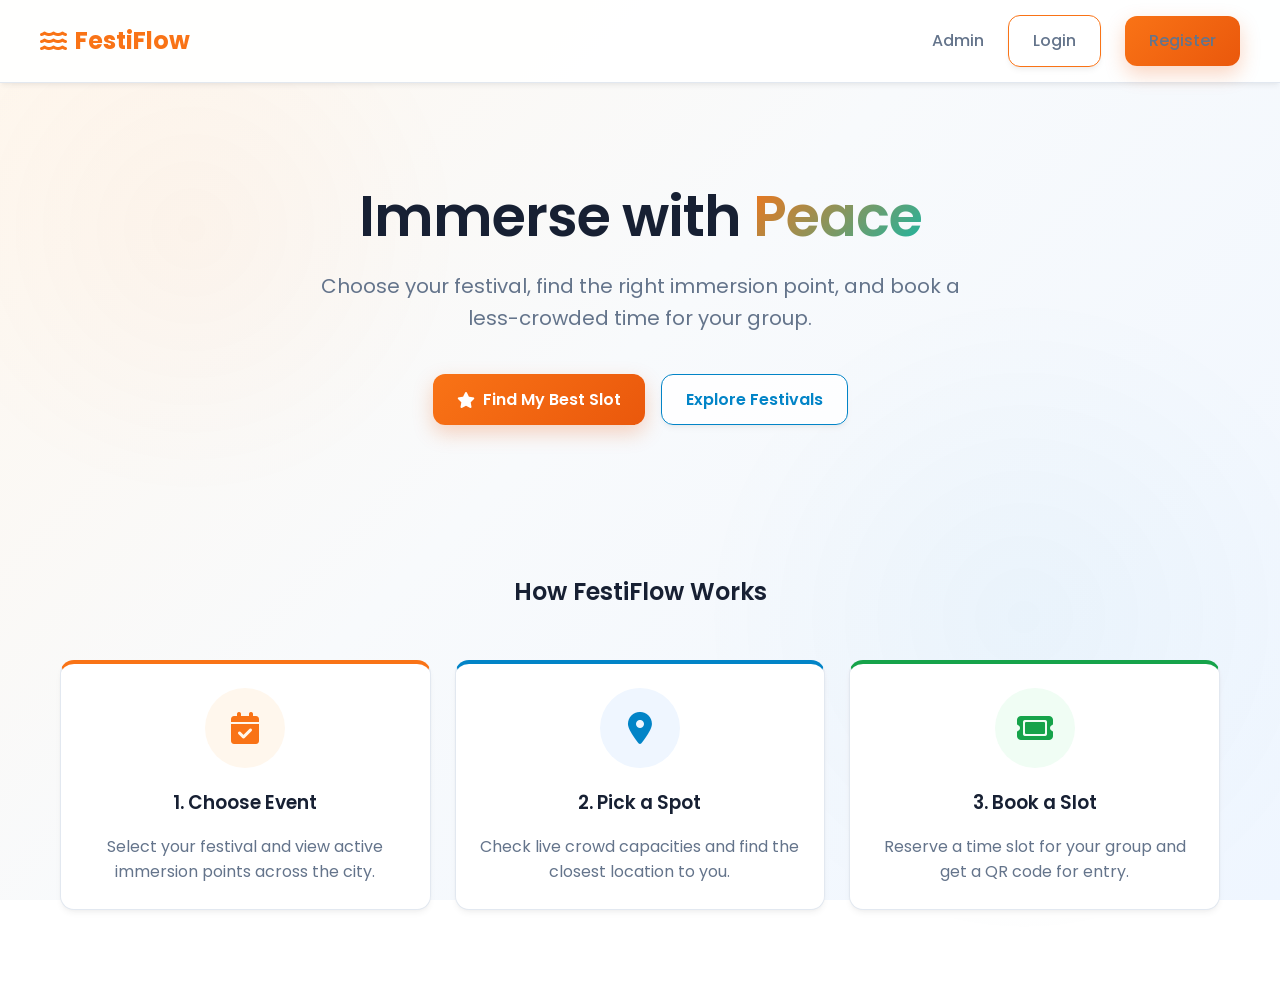
<file: index.html>
<!DOCTYPE html>
<html lang="en">
<head>
    <meta charset="UTF-8">
    <meta name="viewport" content="width=device-width, initial-scale=1.0">
    <title>FestiFlow - Modern Festival Booking</title>
    <link rel="stylesheet" href="css/style.css">
</head>
<body class="fade-in">
    <header class="header">
        <div class="container nav">
            <div class="nav-logo"><i class="fa-solid fa-water"></i> FestiFlow</div>
            <div class="nav-links">
                <a href="admin/dashboard.html">Admin</a>
                <a href="login.html" class="btn btn-outline">Login</a>
                <a href="register.html" class="btn btn-primary">Register</a>
            </div>
        </div>
    </header>

    <section class="hero">
        <div class="container">
            <h1>Immerse with <span>Peace</span></h1>
            <p>Choose your festival, find the right immersion point, and book a less-crowded time for your group.</p>
            <div class="flex flex-center gap-1 mt-2" style="justify-content: center;">
                <a href="login.html" class="btn btn-primary"><i class="fa-solid fa-star"></i> Find My Best Slot</a>
                <a href="dashboard.html" class="btn btn-secondary">Explore Festivals</a>
            </div>
        </div>
    </section>

    <section class="container mt-3 mb-3">
        <h2 class="text-center mb-3">How FestiFlow Works</h2>
        <div class="grid">
            <div class="card text-center" style="border-top: 4px solid var(--primary);">
                <div style="background: #fff7ed; width: 80px; height: 80px; border-radius: 50%; display: flex; align-items: center; justify-content: center; margin: 0 auto 20px;">
                    <i class="fa-solid fa-calendar-check fa-2x" style="color: var(--primary);"></i>
                </div>
                <h3>1. Choose Event</h3>
                <p class="mt-1">Select your festival and view active immersion points across the city.</p>
            </div>
            <div class="card text-center" style="border-top: 4px solid var(--secondary);">
                <div style="background: #eff6ff; width: 80px; height: 80px; border-radius: 50%; display: flex; align-items: center; justify-content: center; margin: 0 auto 20px;">
                    <i class="fa-solid fa-location-dot fa-2x" style="color: var(--secondary);"></i>
                </div>
                <h3>2. Pick a Spot</h3>
                <p class="mt-1">Check live crowd capacities and find the closest location to you.</p>
            </div>
            <div class="card text-center" style="border-top: 4px solid var(--success);">
                <div style="background: #f0fdf4; width: 80px; height: 80px; border-radius: 50%; display: flex; align-items: center; justify-content: center; margin: 0 auto 20px;">
                    <i class="fa-solid fa-ticket fa-2x" style="color: var(--success);"></i>
                </div>
                <h3>3. Book a Slot</h3>
                <p class="mt-1">Reserve a time slot for your group and get a QR code for entry.</p>
            </div>
        </div>
    </section>
</body>
</html>
</file>
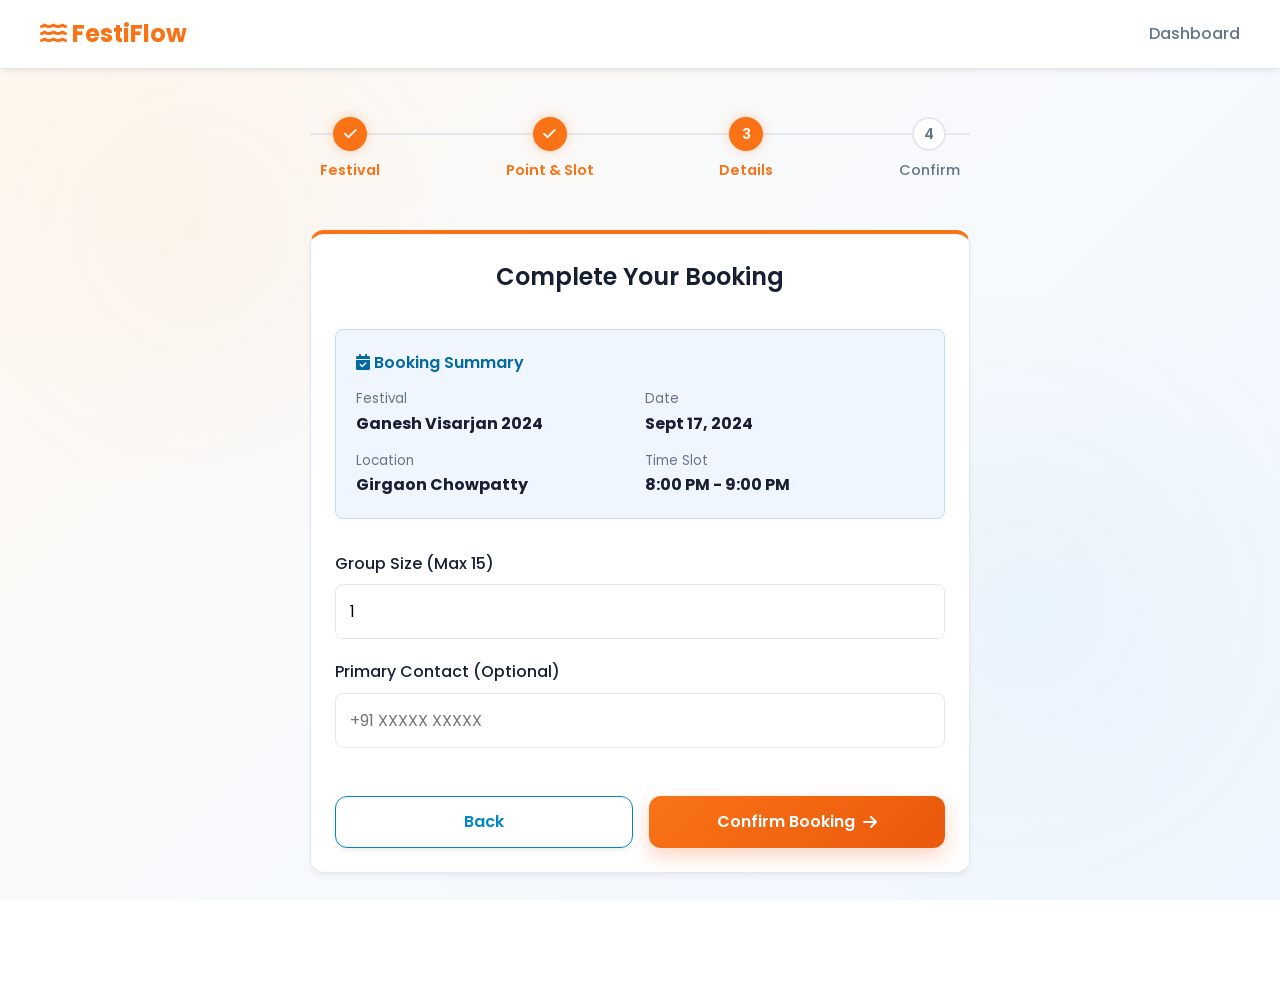
<file: booking.html>
<!DOCTYPE html>
<html lang="en">
<head>
    <meta charset="UTF-8">
    <meta name="viewport" content="width=device-width, initial-scale=1.0">
    <title>Confirm Booking - FestiFlow</title>
    <link rel="stylesheet" href="css/style.css">
</head>
<body class="fade-in">
    <header class="header">
        <div class="container nav">
            <div class="nav-logo"><a href="dashboard.html"><i class="fa-solid fa-water"></i> FestiFlow</a></div>
            <div class="nav-links">
                <a href="dashboard.html">Dashboard</a>
            </div>
        </div>
    </header>

    <div class="container mt-3 mb-3" style="max-width: 700px;">
        
        <!-- Booking Stepper -->
        <div class="stepper mb-3">
            <div class="step active">
                <div class="step-circle"><i class="fa-solid fa-check"></i></div>
                <span>Festival</span>
            </div>
            <div class="step active">
                <div class="step-circle"><i class="fa-solid fa-check"></i></div>
                <span>Point & Slot</span>
            </div>
            <div class="step active">
                <div class="step-circle">3</div>
                <span>Details</span>
            </div>
            <div class="step">
                <div class="step-circle">4</div>
                <span>Confirm</span>
            </div>
        </div>

        <div class="card" style="border-top: 4px solid var(--primary);">
            <h2 class="mb-2 text-center">Complete Your Booking</h2>
            
            <div class="mb-2" style="background: var(--bg-blue); padding: 20px; border-radius: var(--radius-sm); border: 1px solid #bfdbfe;">
                <h4 style="color: var(--secondary-dark); margin-bottom: 10px;"><i class="fa-solid fa-calendar-check"></i> Booking Summary</h4>
                <div style="display: grid; grid-template-columns: 1fr 1fr; gap: 10px;">
                    <div><small style="color: var(--text-secondary);">Festival</small><br><strong>Ganesh Visarjan 2024</strong></div>
                    <div><small style="color: var(--text-secondary);">Date</small><br><strong>Sept 17, 2024</strong></div>
                    <div><small style="color: var(--text-secondary);">Location</small><br><strong id="b-location"><i class="fa-solid fa-circle-notch fa-spin"></i></strong></div>
                    <div><small style="color: var(--text-secondary);">Time Slot</small><br><strong id="b-time"><i class="fa-solid fa-circle-notch fa-spin"></i></strong></div>
                </div>
            </div>
            
            <form id="booking-form">
                <div class="form-group">
                    <label>Group Size (Max 15)</label>
                    <input type="number" id="groupSize" class="form-control" min="1" max="15" required value="1">
                </div>
                <div class="form-group">
                    <label>Primary Contact (Optional)</label>
                    <input type="text" class="form-control" placeholder="+91 XXXXX XXXXX">
                </div>
                <div class="mt-3 flex gap-1">
                    <a href="points.html" class="btn btn-secondary btn-block">Back</a>
                    <button type="submit" class="btn btn-primary btn-block">Confirm Booking <i class="fa-solid fa-arrow-right"></i></button>
                </div>
            </form>
        </div>
    </div>

    <script src="js/api.js"></script>
    <script>
        document.addEventListener("DOMContentLoaded", async () => {
            setTimeout(() => {
                document.getElementById('b-location').innerText = "Girgaon Chowpatty";
                document.getElementById('b-time').innerText = "8:00 PM - 9:00 PM";
            }, 300); // Simulate load
            
            document.getElementById('booking-form').addEventListener('submit', async (e) => {
                e.preventDefault();
                const groupSize = document.getElementById('groupSize').value;
                const btn = e.target.querySelector('button[type="submit"]');
                btn.innerHTML = '<i class="fa-solid fa-circle-notch fa-spin"></i> Processing...';
                
                const res = await api.bookSlot({ groupSize });
                window.location.href = `confirmation.html?id=${res.bookingId}`;
            });
        });
    </script>
</body>
</html>
</file>
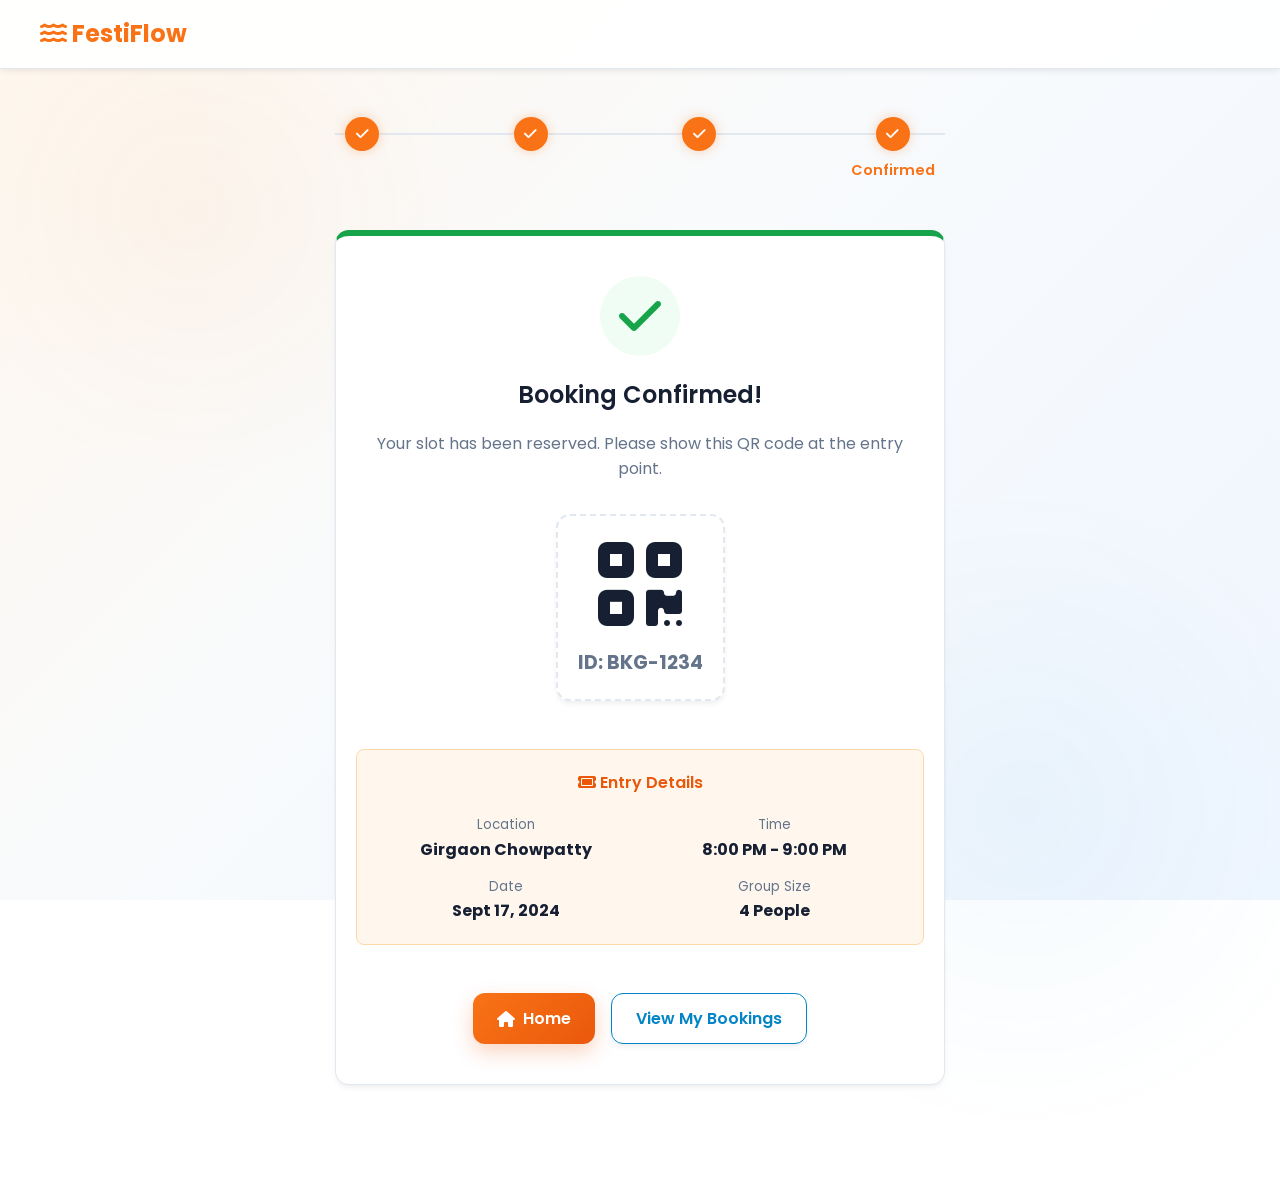
<file: confirmation.html>
<!DOCTYPE html>
<html lang="en">
<head>
    <meta charset="UTF-8">
    <meta name="viewport" content="width=device-width, initial-scale=1.0">
    <title>Booking Confirmed - FestiFlow</title>
    <link rel="stylesheet" href="css/style.css">
</head>
<body class="fade-in">
    <header class="header">
        <div class="container nav">
            <div class="nav-logo"><a href="dashboard.html"><i class="fa-solid fa-water"></i> FestiFlow</a></div>
        </div>
    </header>

    <div class="container mt-3 mb-3" style="max-width: 650px;">
        
        <!-- Booking Stepper -->
        <div class="stepper mb-3">
            <div class="step active"><div class="step-circle"><i class="fa-solid fa-check"></i></div></div>
            <div class="step active"><div class="step-circle"><i class="fa-solid fa-check"></i></div></div>
            <div class="step active"><div class="step-circle"><i class="fa-solid fa-check"></i></div></div>
            <div class="step active">
                <div class="step-circle"><i class="fa-solid fa-check"></i></div>
                <span>Confirmed</span>
            </div>
        </div>

        <div class="card text-center" style="border-top: 6px solid var(--success); padding: 40px 20px;">
            <div style="width: 80px; height: 80px; background: #f0fdf4; border-radius: 50%; display: flex; align-items: center; justify-content: center; margin: 0 auto 20px;">
                <i class="fa-solid fa-check fa-3x" style="color: var(--success);"></i>
            </div>
            <h2 class="mb-1">Booking Confirmed!</h2>
            <p class="mb-2">Your slot has been reserved. Please show this QR code at the entry point.</p>
            
            <div class="mb-3" style="background: var(--surface); padding: 20px; border-radius: var(--radius-md); display:inline-block; border: 2px dashed var(--border); box-shadow: var(--shadow-sm);">
                <i class="fa-solid fa-qrcode fa-6x" style="color: var(--text-primary);"></i>
                <p class="mt-1" style="font-size: 1.2rem;"><strong>ID: <span id="booking-id">BKG-XXXX</span></strong></p>
            </div>
            
            <div class="text-left mb-3" style="background: var(--bg-warm); padding: 20px; border-radius: var(--radius-sm); border: 1px solid #fed7aa;">
                <h4 class="mb-1" style="color: var(--primary-dark);"><i class="fa-solid fa-ticket"></i> Entry Details</h4>
                <div class="grid" style="grid-template-columns: 1fr 1fr; gap: 10px;">
                    <div><small style="color: var(--text-secondary);">Location</small><br><strong>Girgaon Chowpatty</strong></div>
                    <div><small style="color: var(--text-secondary);">Time</small><br><strong>8:00 PM - 9:00 PM</strong></div>
                    <div><small style="color: var(--text-secondary);">Date</small><br><strong>Sept 17, 2024</strong></div>
                    <div><small style="color: var(--text-secondary);">Group Size</small><br><strong>4 People</strong></div>
                </div>
            </div>
            
            <div class="flex gap-1 flex-center" style="justify-content: center;">
                <a href="dashboard.html" class="btn btn-primary"><i class="fa-solid fa-house"></i> Home</a>
                <a href="my-bookings.html" class="btn btn-secondary">View My Bookings</a>
            </div>
        </div>
    </div>

    <script>
        const urlParams = new URLSearchParams(window.location.search);
        const id = urlParams.get('id') || 'BKG-1234';
        document.getElementById('booking-id').innerText = id;
    </script>
</body>
</html>
</file>
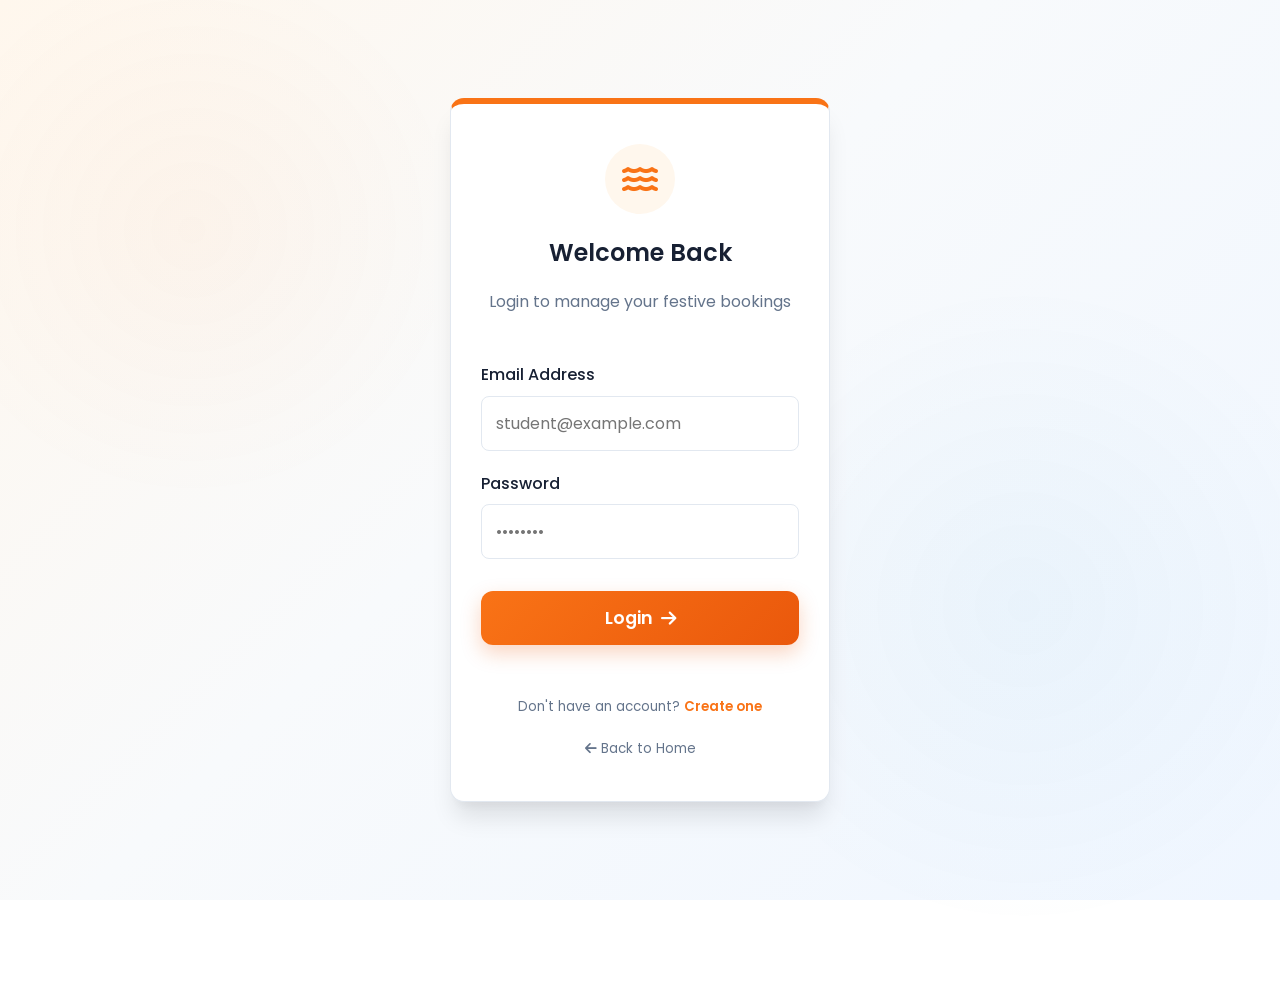
<file: dashboard.html>
<!DOCTYPE html>
<html lang="en">
<head>
    <meta charset="UTF-8">
    <meta name="viewport" content="width=device-width, initial-scale=1.0">
    <title>Dashboard - FestiFlow</title>
    <link rel="stylesheet" href="css/style.css">
</head>
<body class="fade-in">
    <header class="header">
        <div class="container nav">
            <div class="nav-logo"><a href="dashboard.html"><i class="fa-solid fa-water"></i> FestiFlow</a></div>
            <div class="nav-links">
                <a href="dashboard.html" style="color: var(--primary); font-weight: 600;">Dashboard</a>
                <a href="my-bookings.html">My Bookings</a>
                <a href="index.html" class="btn btn-outline">Logout</a>
            </div>
        </div>
    </header>

    <div class="container dashboard-layout">
        <main>
            <h2 id="welcomeMsg" class="mb-1">Welcome back, Student!</h2>
            <p class="mb-2">Manage your festival bookings and explore upcoming events.</p>
            
            <div class="card smart-card mb-3">
                <div class="flex flex-between align-center">
                    <div>
                        <h3 class="smart-card-header"><i class="fa-solid fa-wand-magic-sparkles"></i> Smart Slot Selection</h3>
                        <p class="mt-1" style="color: var(--text-primary);">Let FestiFlow find a suitable low-crowd slot for you.</p>
                    </div>
                    <a href="points.html?smart=true" class="btn btn-primary" style="position: relative; z-index: 1;">Find Best Slot</a>
                </div>
            </div>
            
            <h3 class="mb-2">Featured Festivals</h3>
            <div class="grid" id="festivals-container">
                <!-- Data loaded via dashboard.js -->
            </div>
        </main>
        
        <aside>
            <h3 class="mb-2">Live Crowd Alerts</h3>
            
            <div class="alert alert-info">
                <div class="alert-icon"><i class="fa-solid fa-circle-info"></i></div>
                <div class="alert-content">
                    <h4>INFO</h4>
                    <p>More slots are available at Dadar between 7–9 PM.</p>
                </div>
            </div>

            <div class="alert alert-warning">
                <div class="alert-icon"><i class="fa-solid fa-triangle-exclamation"></i></div>
                <div class="alert-content">
                    <h4>MODERATE</h4>
                    <p>Moderate capacity at Juhu Beach currently.</p>
                </div>
            </div>
            
            <div class="alert alert-danger">
                <div class="alert-icon"><i class="fa-solid fa-circle-exclamation"></i></div>
                <div class="alert-content">
                    <h4>HIGH CROWD</h4>
                    <p>High occupancy expected at Girgaon after 8 PM.</p>
                </div>
            </div>
        </aside>
    </div>

    <script src="js/api.js"></script>
    <script src="js/dashboard.js"></script>
</body>
</html>
</file>
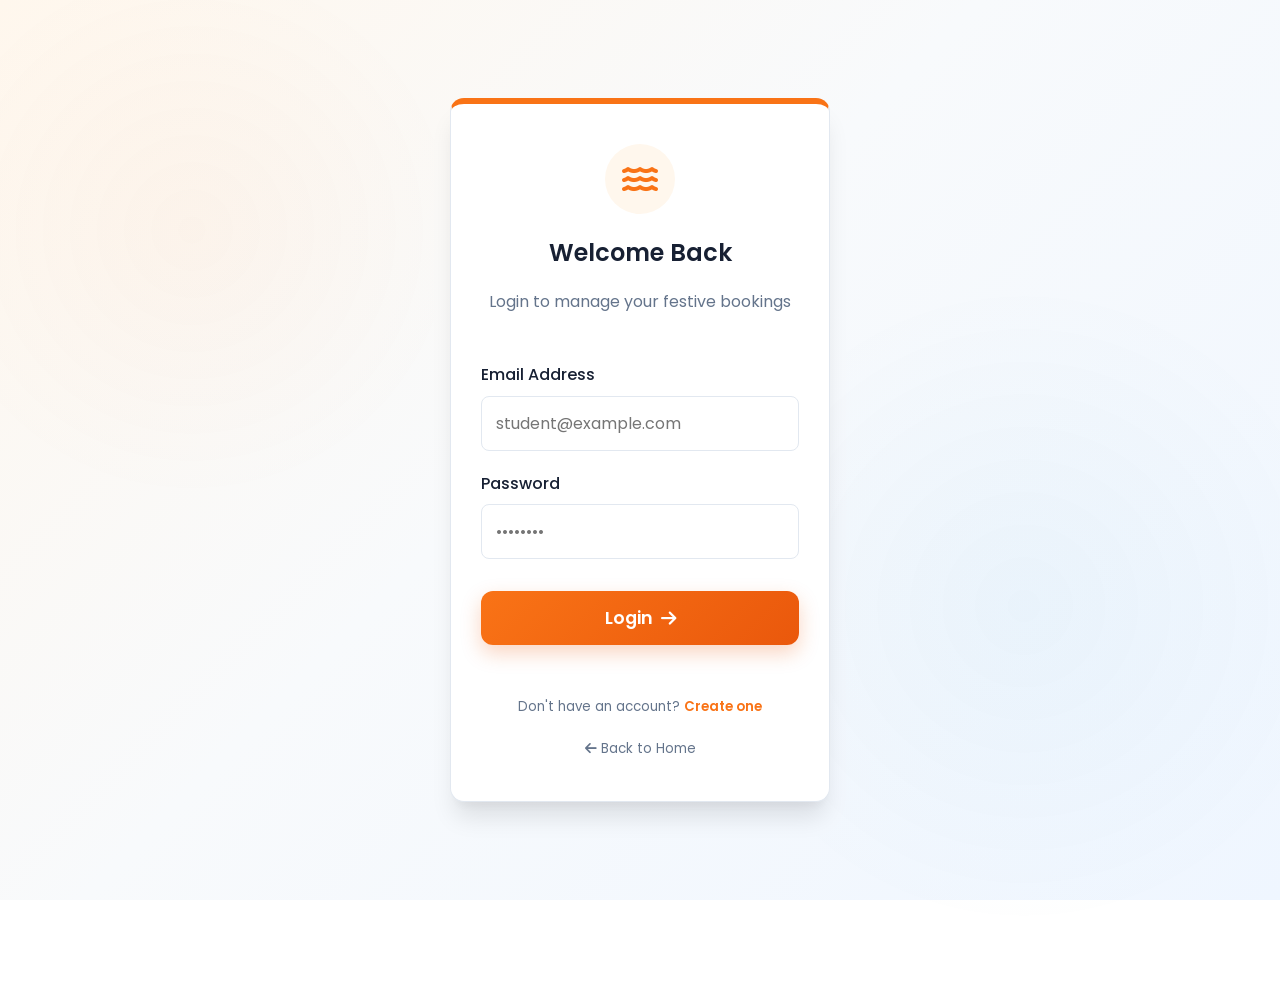
<file: login.html>
<!DOCTYPE html>
<html lang="en">
<head>
    <meta charset="UTF-8">
    <meta name="viewport" content="width=device-width, initial-scale=1.0">
    <title>Login - FestiFlow</title>
    <link rel="stylesheet" href="css/style.css">
</head>
<body class="fade-in" style="display: flex; align-items: center; justify-content: center; min-height: 100vh;">
    
    <div class="container" style="width: 100%; max-width: 420px;">
        <div class="card text-center" style="padding: 40px 30px; border-top: 6px solid var(--primary); box-shadow: var(--shadow-lg);">
            <div style="width: 70px; height: 70px; background: var(--bg-warm); border-radius: 50%; display: flex; align-items: center; justify-content: center; margin: 0 auto 20px;">
                <i class="fa-solid fa-water fa-2x" style="color: var(--primary);"></i>
            </div>
            <h2 class="mb-1">Welcome Back</h2>
            <p class="mb-3" style="color: var(--text-secondary);">Login to manage your festive bookings</p>
            
            <form id="loginForm">
                <div class="form-group">
                    <label>Email Address</label>
                    <input type="email" id="loginEmail" class="form-control" placeholder="student@example.com" required>
                </div>
                <div class="form-group">
                    <label>Password</label>
                    <input type="password" id="loginPassword" class="form-control" placeholder="••••••••" required>
                </div>
                <div id="loginError" style="color: var(--danger); font-size: 0.9rem; display: none; text-align: left; margin-top: 5px; font-weight: 500;">Invalid email or password.</div>
                <button type="submit" class="btn btn-primary btn-block mt-2" style="font-size: 1.1rem; padding: 14px;">Login <i class="fa-solid fa-arrow-right"></i></button>
            </form>
            
            <p class="mt-3"><small>Don't have an account? <a href="register.html" style="color: var(--primary); font-weight:600;">Create one</a></small></p>
            <p class="mt-1"><small><a href="index.html" style="color: var(--text-secondary);"><i class="fa-solid fa-arrow-left"></i> Back to Home</a></small></p>
        </div>
    </div>

    <script>
        // Clear session if they hit the login page (Acts as a clean logout)
        localStorage.removeItem('festiflow_currentUser');

        document.getElementById('loginForm').addEventListener('submit', function(e) {
            e.preventDefault();
            const email = document.getElementById('loginEmail').value;
            const pass = document.getElementById('loginPassword').value;
            const users = JSON.parse(localStorage.getItem('festiflow_users') || '{}');

            if (users[email] && users[email].password === pass) {
                // Successful login
                localStorage.setItem('festiflow_currentUser', JSON.stringify({ email: email, name: users[email].name }));
                window.location.href = 'dashboard.html';
            } else {
                // Fallback for prototype testing: if no users are registered at all, allow anyone to log in
                if(Object.keys(users).length === 0) {
                    const defaultName = email.split('@')[0];
                    localStorage.setItem('festiflow_currentUser', JSON.stringify({ email: email, name: defaultName }));
                    window.location.href = 'dashboard.html';
                } else {
                    // Show error
                    document.getElementById('loginError').style.display = 'block';
                }
            }
        });
    </script>
</body>
</html>
</file>
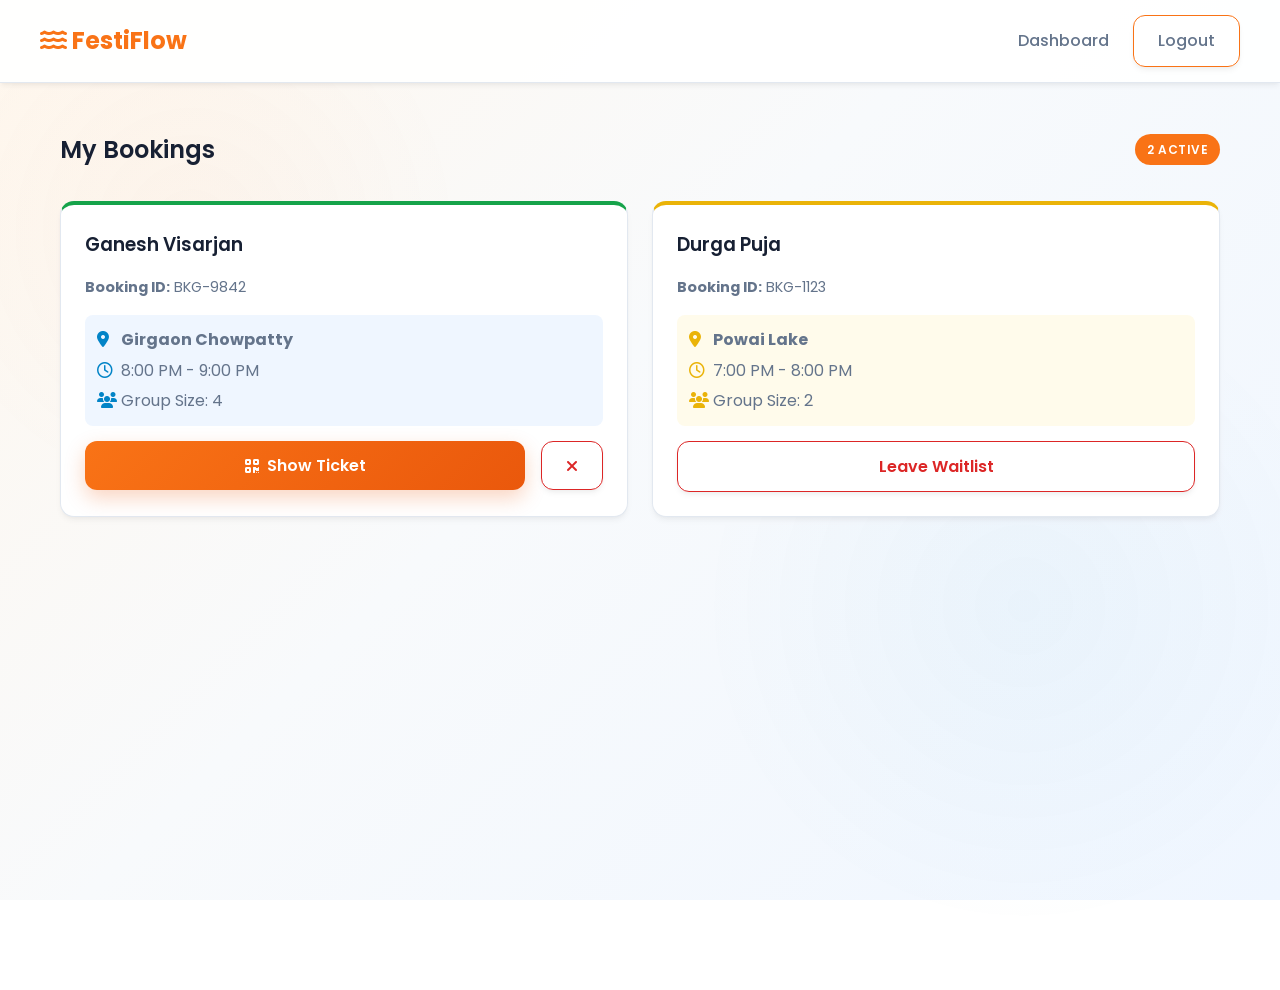
<file: my-bookings.html>
<!DOCTYPE html>
<html lang="en">
<head>
    <meta charset="UTF-8">
    <meta name="viewport" content="width=device-width, initial-scale=1.0">
    <title>My Bookings - FestiFlow</title>
    <link rel="stylesheet" href="css/style.css">
</head>
<body class="fade-in">
    <header class="header">
        <div class="container nav">
            <div class="nav-logo"><a href="dashboard.html"><i class="fa-solid fa-water"></i> FestiFlow</a></div>
            <div class="nav-links">
                <a href="dashboard.html">Dashboard</a>
                <a href="index.html" class="btn btn-outline">Logout</a>
            </div>
        </div>
    </header>

    <div class="container mt-3 mb-3">
        <div class="flex flex-between align-center mb-2">
            <h2>My Bookings</h2>
            <span class="badge badge-primary">2 Active</span>
        </div>
        
        <div class="grid">
            <!-- Mock Booking 1 -->
            <div class="card" style="border-top: 4px solid var(--success);">
                <div class="flex flex-between align-center mb-1">
                    <h3>Ganesh Visarjan</h3>
                    <span class="badge badge-success"><i class="fa-solid fa-check"></i> Confirmed</span>
                </div>
                <p class="mb-1" style="font-size:0.9rem; color:var(--text-secondary);"><strong>Booking ID:</strong> BKG-9842</p>
                
                <div style="background: var(--bg-blue); padding: 12px; border-radius: var(--radius-sm); margin-bottom: 15px;">
                    <p style="margin-bottom: 5px;"><i class="fa-solid fa-location-dot" style="color:var(--secondary); width:20px;"></i> <strong>Girgaon Chowpatty</strong></p>
                    <p style="margin-bottom: 5px;"><i class="fa-regular fa-clock" style="color:var(--secondary); width:20px;"></i> 8:00 PM - 9:00 PM</p>
                    <p><i class="fa-solid fa-users" style="color:var(--secondary); width:20px;"></i> Group Size: 4</p>
                </div>

                <div class="flex gap-1">
                    <button class="btn btn-primary btn-block"><i class="fa-solid fa-qrcode"></i> Show Ticket</button>
                    <button class="btn btn-outline" style="border-color: var(--danger); color: var(--danger);"><i class="fa-solid fa-xmark"></i></button>
                </div>
            </div>

            <!-- Mock Booking 2 -->
            <div class="card" style="border-top: 4px solid var(--warning);">
                <div class="flex flex-between align-center mb-1">
                    <h3>Durga Puja</h3>
                    <span class="badge badge-warning"><i class="fa-solid fa-clock-rotate-left"></i> Waitlist</span>
                </div>
                <p class="mb-1" style="font-size:0.9rem; color:var(--text-secondary);"><strong>Booking ID:</strong> BKG-1123</p>
                
                <div style="background: #fffbeb; padding: 12px; border-radius: var(--radius-sm); margin-bottom: 15px;">
                    <p style="margin-bottom: 5px;"><i class="fa-solid fa-location-dot" style="color:var(--warning); width:20px;"></i> <strong>Powai Lake</strong></p>
                    <p style="margin-bottom: 5px;"><i class="fa-regular fa-clock" style="color:var(--warning); width:20px;"></i> 7:00 PM - 8:00 PM</p>
                    <p><i class="fa-solid fa-users" style="color:var(--warning); width:20px;"></i> Group Size: 2</p>
                </div>

                <button class="btn btn-outline btn-block" style="border-color: var(--danger); color: var(--danger);">Leave Waitlist</button>
            </div>
        </div>
    </div>
</body>
</html>
</file>
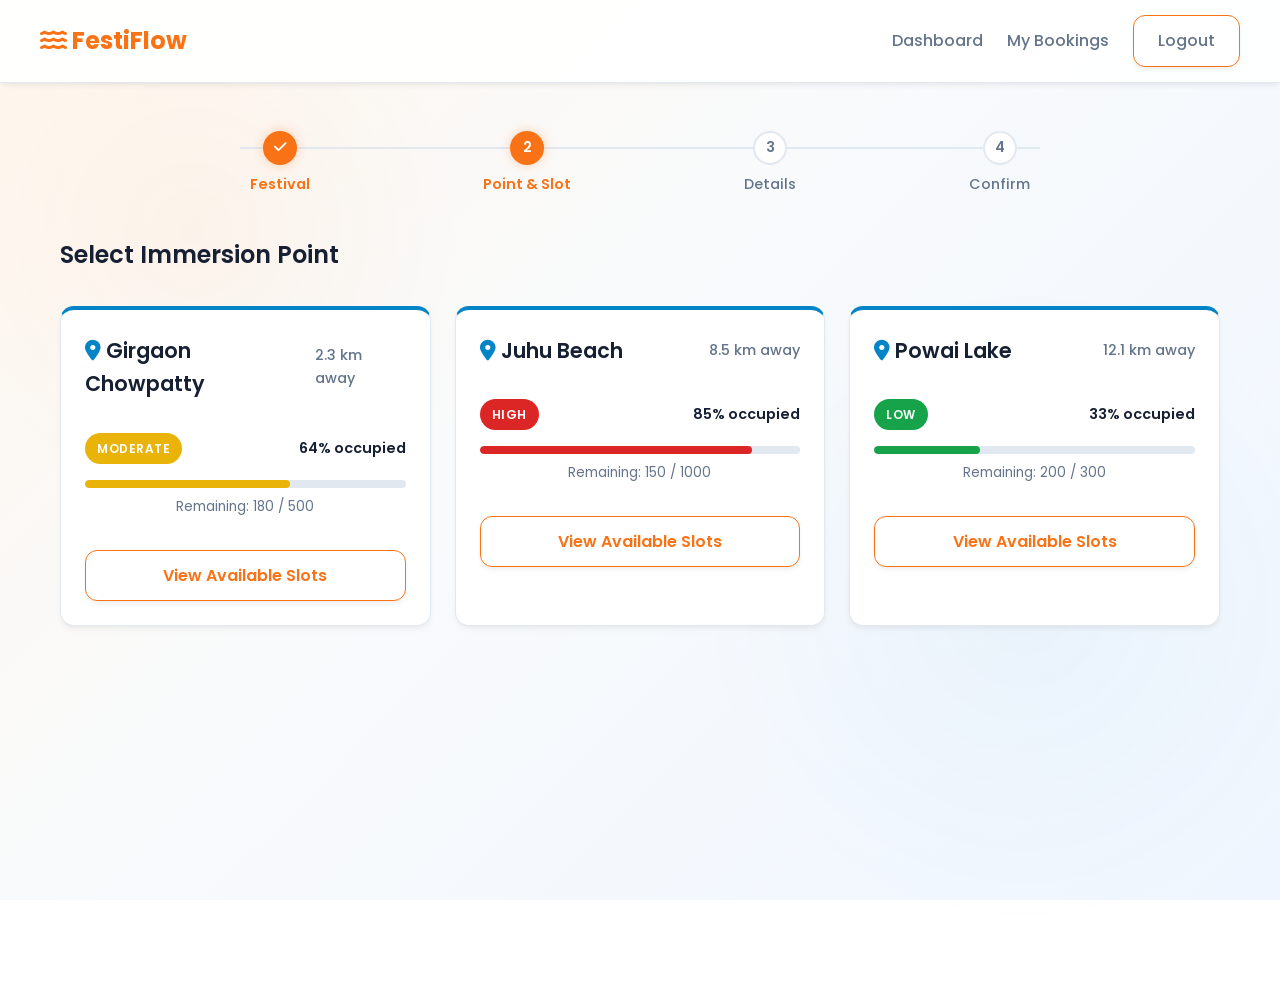
<file: points.html>
<!DOCTYPE html>
<html lang="en">
<head>
    <meta charset="UTF-8">
    <meta name="viewport" content="width=device-width, initial-scale=1.0">
    <title>Immersion Points - FestiFlow</title>
    <link rel="stylesheet" href="css/style.css">
</head>
<body class="fade-in">
    <header class="header">
        <div class="container nav">
            <div class="nav-logo"><a href="dashboard.html"><i class="fa-solid fa-water"></i> FestiFlow</a></div>
            <div class="nav-links">
                <a href="dashboard.html">Dashboard</a>
                <a href="my-bookings.html">My Bookings</a>
                <a href="index.html" class="btn btn-outline">Logout</a>
            </div>
        </div>
    </header>

    <div class="container mt-3 mb-3">
        <!-- Booking Stepper -->
        <div class="stepper" style="max-width: 800px; margin: 0 auto 40px;">
            <div class="step active">
                <div class="step-circle"><i class="fa-solid fa-check"></i></div>
                <span>Festival</span>
            </div>
            <div class="step active">
                <div class="step-circle">2</div>
                <span>Point & Slot</span>
            </div>
            <div class="step">
                <div class="step-circle">3</div>
                <span>Details</span>
            </div>
            <div class="step">
                <div class="step-circle">4</div>
                <span>Confirm</span>
            </div>
        </div>

        <h2 class="mb-2">Select Immersion Point</h2>
        
        <div id="smart-recommendation" class="mb-3" style="display:none; max-width: 800px; margin: 0 auto 30px;"></div>
        
        <div class="grid" id="points-container">
            <!-- Points loaded via points.js -->
        </div>
    </div>

    <script src="js/api.js"></script>
    <script src="js/points.js"></script>
</body>
</html>
</file>
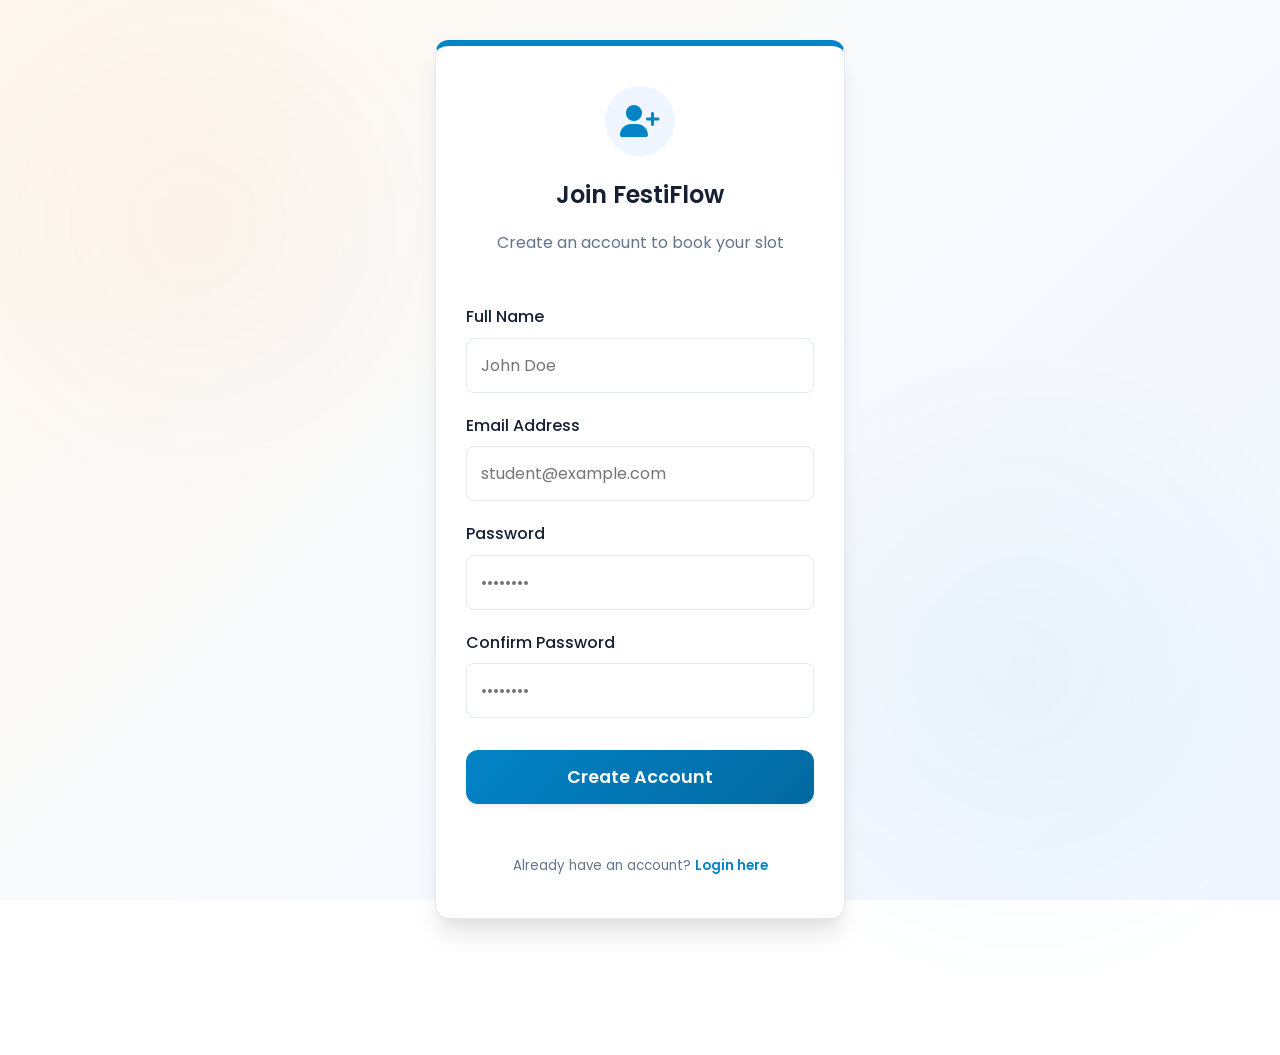
<file: register.html>
<!DOCTYPE html>
<html lang="en">
<head>
    <meta charset="UTF-8">
    <meta name="viewport" content="width=device-width, initial-scale=1.0">
    <title>Register - FestiFlow</title>
    <link rel="stylesheet" href="css/style.css">
</head>
<body class="fade-in" style="display: flex; align-items: center; justify-content: center; min-height: 100vh; padding: 40px 0;">
    
    <div class="container" style="width: 100%; max-width: 450px;">
        <div class="card text-center" style="padding: 40px 30px; border-top: 6px solid var(--secondary); box-shadow: var(--shadow-lg);">
            <div style="width: 70px; height: 70px; background: var(--bg-blue); border-radius: 50%; display: flex; align-items: center; justify-content: center; margin: 0 auto 20px;">
                <i class="fa-solid fa-user-plus fa-2x" style="color: var(--secondary);"></i>
            </div>
            <h2 class="mb-1">Join FestiFlow</h2>
            <p class="mb-3" style="color: var(--text-secondary);">Create an account to book your slot</p>
            
            <form id="registerForm">
                <div class="form-group">
                    <label>Full Name</label>
                    <input type="text" id="regName" class="form-control" placeholder="John Doe" required>
                </div>
                <div class="form-group">
                    <label>Email Address</label>
                    <input type="email" id="regEmail" class="form-control" placeholder="student@example.com" required>
                </div>
                <div class="form-group">
                    <label>Password</label>
                    <input type="password" id="regPassword" class="form-control" placeholder="••••••••" required>
                </div>
                <div class="form-group">
                    <label>Confirm Password</label>
                    <input type="password" class="form-control" placeholder="••••••••" required>
                </div>
                <button type="submit" class="btn btn-secondary btn-block mt-2" style="background: linear-gradient(135deg, var(--secondary), var(--secondary-dark)); color: white; border:none; padding: 14px; font-size: 1.1rem;">Create Account</button>
            </form>
            
            <p class="mt-3"><small>Already have an account? <a href="login.html" style="color: var(--secondary); font-weight:600;">Login here</a></small></p>
        </div>
    </div>

    <script>
        document.getElementById('registerForm').addEventListener('submit', function(e) {
            e.preventDefault();
            const name = document.getElementById('regName').value;
            const email = document.getElementById('regEmail').value;
            const password = document.getElementById('regPassword').value;
            
            // Save to local users "database"
            const users = JSON.parse(localStorage.getItem('festiflow_users') || '{}');
            users[email] = { name: name, password: password };
            localStorage.setItem('festiflow_users', JSON.stringify(users));
            
            // Auto-login after registration
            localStorage.setItem('festiflow_currentUser', JSON.stringify({ name: name, email: email }));
            
            // Go to dashboard
            window.location.href = 'dashboard.html';
        });
    </script>
</body>
</html>
</file>
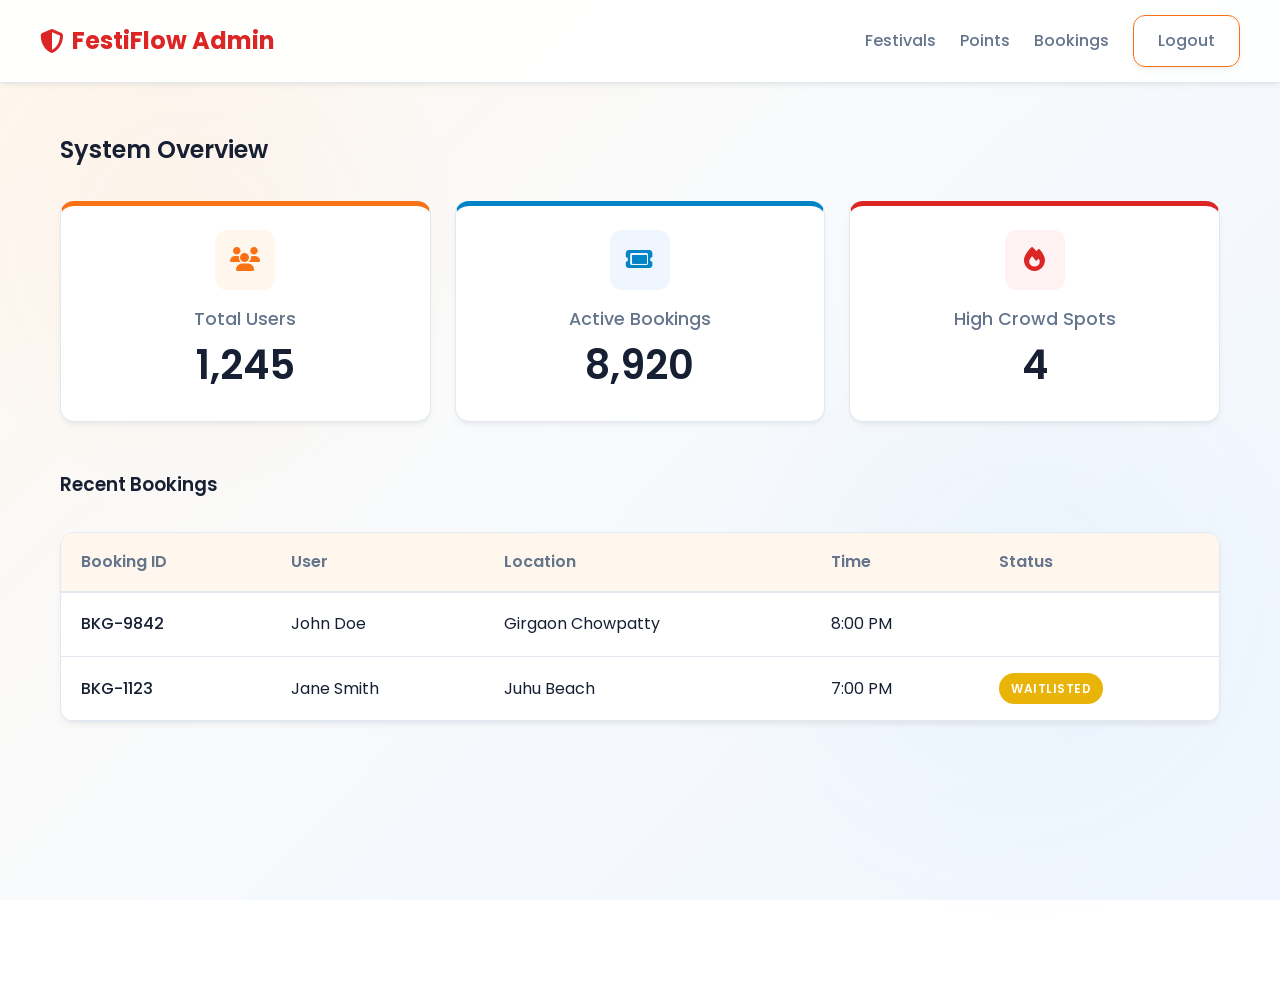
<file: admin/dashboard.html>
<!DOCTYPE html>
<html lang="en">
<head>
    <meta charset="UTF-8">
    <meta name="viewport" content="width=device-width, initial-scale=1.0">
    <title>Admin Dashboard - FestiFlow</title>
    <link rel="stylesheet" href="../css/style.css">
</head>
<body class="fade-in">
    <header class="header">
        <div class="container nav">
            <div class="nav-logo" style="color: var(--danger);"><i class="fa-solid fa-shield-halved"></i> FestiFlow Admin</div>
            <div class="nav-links">
                <a href="#">Festivals</a>
                <a href="#">Points</a>
                <a href="#">Bookings</a>
                <a href="../index.html" class="btn btn-outline">Logout</a>
            </div>
        </div>
    </header>

    <div class="container mt-3">
        <h2 class="mb-2">System Overview</h2>
        
        <div class="grid mb-3">
            <div class="card text-center" style="border-top: 5px solid var(--primary);">
                <div style="background: #fff7ed; width: 60px; height: 60px; border-radius: 12px; display: flex; align-items: center; justify-content: center; margin: 0 auto 15px;">
                    <i class="fa-solid fa-users fa-xl" style="color: var(--primary);"></i>
                </div>
                <h3 style="color: var(--text-secondary); font-size: 1.1rem; font-weight: 500;">Total Users</h3>
                <h1 style="font-size: 2.5rem; color: var(--text-primary);">1,245</h1>
            </div>
            
            <div class="card text-center" style="border-top: 5px solid var(--secondary);">
                <div style="background: #eff6ff; width: 60px; height: 60px; border-radius: 12px; display: flex; align-items: center; justify-content: center; margin: 0 auto 15px;">
                    <i class="fa-solid fa-ticket fa-xl" style="color: var(--secondary);"></i>
                </div>
                <h3 style="color: var(--text-secondary); font-size: 1.1rem; font-weight: 500;">Active Bookings</h3>
                <h1 style="font-size: 2.5rem; color: var(--text-primary);">8,920</h1>
            </div>
            
            <div class="card text-center" style="border-top: 5px solid var(--danger);">
                <div style="background: #fef2f2; width: 60px; height: 60px; border-radius: 12px; display: flex; align-items: center; justify-content: center; margin: 0 auto 15px;">
                    <i class="fa-solid fa-fire fa-xl" style="color: var(--danger);"></i>
                </div>
                <h3 style="color: var(--text-secondary); font-size: 1.1rem; font-weight: 500;">High Crowd Spots</h3>
                <h1 style="font-size: 2.5rem; color: var(--text-primary);">4</h1>
            </div>
        </div>

        <h3 class="mb-2">Recent Bookings</h3>
        <div class="card" style="overflow-x:auto; padding: 0;">
            <table style="width: 100%; text-align: left; border-collapse: collapse;">
                <tr style="background: var(--bg-warm); border-bottom: 2px solid var(--border);">
                    <th style="padding: 16px 20px; font-weight: 600; color: var(--text-secondary);">Booking ID</th>
                    <th style="padding: 16px 20px; font-weight: 600; color: var(--text-secondary);">User</th>
                    <th style="padding: 16px 20px; font-weight: 600; color: var(--text-secondary);">Location</th>
                    <th style="padding: 16px 20px; font-weight: 600; color: var(--text-secondary);">Time</th>
                    <th style="padding: 16px 20px; font-weight: 600; color: var(--text-secondary);">Status</th>
                </tr>
                <tr style="border-bottom: 1px solid var(--border); transition: var(--transition);">
                    <td style="padding: 16px 20px; font-weight: 500;">BKG-9842</td>
                    <td style="padding: 16px 20px;">John Doe</td>
                    <td style="padding: 16px 20px;">Girgaon Chowpatty</td>
                    <td style="padding: 16px 20px;">8:00 PM</td>
                    <td style="padding: 16px 20px;"><span class="badge badge-success">Confirmed</span></td>
                </tr>
                <tr style="border-bottom: 1px solid var(--border); transition: var(--transition);">
                    <td style="padding: 16px 20px; font-weight: 500;">BKG-1123</td>
                    <td style="padding: 16px 20px;">Jane Smith</td>
                    <td style="padding: 16px 20px;">Juhu Beach</td>
                    <td style="padding: 16px 20px;">7:00 PM</td>
                    <td style="padding: 16px 20px;"><span class="badge badge-moderate">Waitlisted</span></td>
                </tr>
            </table>
        </div>
    </div>
</body>
</html>
</file>
<file: css/style.css>
@import url('https://fonts.googleapis.com/css2?family=Poppins:wght@300;400;500;600;700&display=swap');
@import url('https://cdnjs.cloudflare.com/ajax/libs/font-awesome/6.4.0/css/all.min.css');

:root {
    /* Color System */
    --primary: #F97316;
    --primary-dark: #EA580C;
    --secondary: #0284C7;
    --secondary-dark: #0369A1;
    --accent: #14B8A6;
    --text-primary: #172033;
    --text-secondary: #64748B;
    --bg-warm: #FFF7ED;
    --bg-blue: #EFF6FF;
    --surface: #FFFFFF;
    --border: #E2E8F0;
    --success: #16A34A;
    --warning: #EAB308;
    --danger: #DC2626;

    /* Shadow & Radius System */
    --radius-sm: 8px;
    --radius-md: 14px;
    --radius-lg: 18px;
    --shadow-sm: 0 4px 6px -1px rgba(0, 0, 0, 0.05), 0 2px 4px -1px rgba(0, 0, 0, 0.03);
    --shadow-md: 0 10px 15px -3px rgba(0, 0, 0, 0.08), 0 4px 6px -2px rgba(0, 0, 0, 0.04);
    --shadow-lg: 0 20px 25px -5px rgba(0, 0, 0, 0.1), 0 10px 10px -5px rgba(0, 0, 0, 0.04);
    --shadow-primary: 0 8px 20px rgba(234, 88, 12, 0.25);
    
    --transition: 0.25s ease;
}

* { margin: 0; padding: 0; box-sizing: border-box; font-family: 'Poppins', sans-serif; }

/* Backgrounds & Base */
body {
    background: linear-gradient(135deg, var(--bg-warm) 0%, #F8FAFC 45%, var(--bg-blue) 100%);
    background-attachment: fixed;
    color: var(--text-primary);
    line-height: 1.6;
    position: relative;
    min-height: 100vh;
}

/* Festive Decorative Elements */
body::before {
    content: ''; position: fixed; top: -10%; left: -10%; width: 50vw; height: 50vw;
    background: radial-gradient(circle, rgba(249,115,22,0.04) 0%, transparent 60%);
    z-index: -1; border-radius: 50%; pointer-events: none;
}
body::after {
    content: ''; position: fixed; bottom: -10%; right: -10%; width: 60vw; height: 60vw;
    background: radial-gradient(circle, rgba(2,132,199,0.04) 0%, transparent 60%);
    z-index: -1; border-radius: 50%; pointer-events: none;
}

a { text-decoration: none; color: inherit; }

/* Typography */
h1, h2, h3, h4 { color: var(--text-primary); font-weight: 600; }
p { color: var(--text-secondary); }
.gradient-text { background: linear-gradient(135deg, var(--primary), var(--secondary)); -webkit-background-clip: text; -webkit-text-fill-color: transparent; }

/* Layout */
.container { max-width: 1200px; margin: 0 auto; padding: 0 20px; }
.header { background: rgba(255, 255, 255, 0.9); backdrop-filter: blur(8px); box-shadow: var(--shadow-sm); position: sticky; top: 0; z-index: 100; border-bottom: 1px solid var(--border); }
.nav { display: flex; justify-content: space-between; align-items: center; padding: 15px 0; }
.nav-logo { font-size: 1.5rem; font-weight: 700; color: var(--primary); display: flex; align-items: center; gap: 8px; }
.nav-links { display: flex; gap: 24px; align-items: center; }
.nav-links a { font-weight: 500; color: var(--text-secondary); transition: color var(--transition); }
.nav-links a:hover { color: var(--primary); }

/* Buttons System */
.btn { display: inline-flex; align-items: center; justify-content: center; gap: 8px; padding: 12px 24px; border-radius: 12px; font-weight: 600; cursor: pointer; transition: transform 0.2s ease, box-shadow 0.2s ease, background 0.2s ease; border: none; font-size: 1rem; }
.btn:active { transform: translateY(0); box-shadow: var(--shadow-sm); }
.btn-primary { background: linear-gradient(135deg, var(--primary), var(--primary-dark)); color: white; box-shadow: var(--shadow-primary); }
.btn-primary:hover { transform: translateY(-2px); box-shadow: 0 12px 25px rgba(234, 88, 12, 0.35); filter: brightness(1.05); color: white; }
.btn-secondary { background: rgba(255,255,255,0.8); color: var(--secondary); border: 1.5px solid var(--secondary); box-shadow: var(--shadow-sm); }
.btn-secondary:hover { background: #e0f2fe; transform: translateY(-2px); box-shadow: var(--shadow-md); color: var(--secondary-dark); }
.btn-outline { background: rgba(255,255,255,0.8); color: var(--primary); border: 1.5px solid var(--primary); box-shadow: var(--shadow-sm); }
.btn-outline:hover { background: #ffedd5; transform: translateY(-2px); box-shadow: var(--shadow-md); color: var(--primary-dark); }
.btn-success { background: linear-gradient(135deg, var(--success), #15803D); color: white; box-shadow: 0 8px 20px rgba(22, 163, 74, 0.25); }
.btn-success:hover { transform: translateY(-2px); box-shadow: 0 12px 25px rgba(22, 163, 74, 0.35); filter: brightness(1.05); color: white;}
.btn-block { display: flex; width: 100%; }

/* Cards & Grids */
.card { background: var(--surface); border-radius: var(--radius-md); border: 1px solid var(--border); box-shadow: var(--shadow-sm); padding: 24px; transition: transform var(--transition), box-shadow var(--transition); position: relative; }
.card:hover { transform: translateY(-3px); box-shadow: var(--shadow-md); }
.grid { display: grid; grid-template-columns: repeat(auto-fit, minmax(320px, 1fr)); gap: 24px; }

/* Festival Specific Cards */
.card-festival { padding: 0; display: flex; flex-direction: column; overflow: hidden; border-top: none; }
.card-img-wrapper { width: 100%; height: 200px; overflow: hidden; position: relative; }
.card-img { width: 100%; height: 100%; object-fit: cover; transition: transform 0.5s ease; }
.card-festival:hover .card-img { transform: scale(1.05); }
.card-festival-body { padding: 24px; display: flex; flex-direction: column; flex: 1; }

/* Occupancy & Progress Bars */
.progress-container { width: 100%; background: var(--border); border-radius: 8px; height: 8px; overflow: hidden; margin: 8px 0; }
.progress-bar { height: 100%; border-radius: 8px; transition: width 0.8s ease; }
.bg-low { background: var(--success); }
.bg-moderate { background: var(--warning); }
.bg-high { background: var(--danger); }
.bg-full { background: var(--text-secondary); }

/* Slots Design */
.slot-card { border: 1.5px solid var(--border); padding: 16px; border-radius: var(--radius-sm); display: flex; justify-content: space-between; align-items: center; transition: var(--transition); background: var(--surface); margin-bottom: 12px;}
.slot-card:hover { border-color: var(--secondary); box-shadow: var(--shadow-sm); }
.slot-full { opacity: 0.7; background: #F8FAFC; }
.slot-full:hover { border-color: var(--border); box-shadow: none; }
.slot-selected { border-color: var(--primary); background: #FFF7ED; box-shadow: var(--shadow-sm); }

/* Smart Suggest Card */
.smart-card { background: linear-gradient(135deg, rgba(249,115,22,0.05), rgba(2,132,199,0.05)); border: 2px solid var(--primary); box-shadow: 0 0 20px rgba(249,115,22,0.12); position: relative; overflow: hidden; }
.smart-card::before { content: ''; position: absolute; top: 0; right: 0; width: 150px; height: 150px; background: radial-gradient(circle, rgba(249,115,22,0.1), transparent 70%); }

/* Alerts */
.alert { padding: 16px; border-radius: var(--radius-sm); margin-bottom: 20px; display: flex; gap: 16px; align-items: flex-start; box-shadow: var(--shadow-sm); }
.alert-info { background: #F0F9FF; border-left: 4px solid var(--secondary); color: #075985; }
.alert-warning { background: #FFFBEB; border-left: 4px solid var(--primary); color: #9A3412; }
.alert-danger { background: #FEF2F2; border-left: 4px solid var(--danger); color: #991B1B; }
.alert-icon { font-size: 1.25rem; margin-top: 2px; }
.alert-content p { color: inherit; margin: 0; font-size: 0.95rem; }
.alert-content h4 { margin-bottom: 4px; font-weight: 600; color: inherit; }

/* Booking Stepper */
.stepper { display: flex; justify-content: space-between; margin-bottom: 32px; position: relative; padding: 0 10px; }
.stepper::before { content: ''; position: absolute; top: 16px; left: 0; width: 100%; height: 2px; background: var(--border); z-index: 0; }
.step { position: relative; z-index: 1; display: flex; flex-direction: column; align-items: center; gap: 8px; color: var(--text-secondary); font-weight: 500; font-size: 0.9rem;}
.step-circle { width: 34px; height: 34px; border-radius: 50%; background: var(--surface); border: 2px solid var(--border); display: flex; justify-content: center; align-items: center; font-weight: 600; transition: var(--transition); }
.step.active { color: var(--primary); font-weight: 600;}
.step.active .step-circle { border-color: var(--primary); background: var(--primary); color: white; box-shadow: 0 0 12px rgba(249,115,22,0.3); }

/* Forms */
.form-group { margin-bottom: 20px; text-align: left; }
.form-group label { display: block; margin-bottom: 8px; font-weight: 500; color: var(--text-primary); }
.form-control { width: 100%; padding: 14px; border: 1.5px solid var(--border); border-radius: var(--radius-sm); font-size: 1rem; transition: all var(--transition); background: var(--surface); }
.form-control:focus { outline: none; border-color: var(--primary); box-shadow: 0 0 0 4px rgba(249, 115, 22, 0.1); }

/* Badges */
.badge { padding: 6px 12px; border-radius: 20px; font-size: 0.75rem; font-weight: 600; color: white; display: inline-flex; align-items: center; gap: 4px; letter-spacing: 0.5px; text-transform: uppercase;}
.badge-low { background: var(--success); }
.badge-moderate { background: var(--warning); color: #fff; }
.badge-high { background: var(--danger); }
.badge-primary { background: var(--primary); }
.badge-full { background: var(--text-secondary); }

/* Hero Section */
.hero { text-align: center; padding: 100px 20px; position: relative; overflow: hidden;}
.hero h1 { font-size: 3.5rem; color: var(--text-primary); margin-bottom: 20px; line-height: 1.2; letter-spacing: -1px;}
.hero h1 span { background: linear-gradient(135deg, var(--primary), var(--accent)); -webkit-background-clip: text; -webkit-text-fill-color: transparent; }
.hero p { font-size: 1.25rem; color: var(--text-secondary); max-width: 650px; margin: 0 auto 40px; font-weight: 400;}

/* Layout Utilities */
.dashboard-layout { display: grid; grid-template-columns: 2.5fr 1fr; gap: 32px; margin-top: 40px; }
@media (max-width: 900px) {
    .dashboard-layout { grid-template-columns: 1fr; }
    .hero h1 { font-size: 2.5rem; }
}

/* Animations */
@keyframes fadeIn {
    from { opacity: 0; transform: translateY(15px); }
    to { opacity: 1; transform: translateY(0); }
}
.fade-in { animation: fadeIn 0.4s ease-out forwards; }

.text-center { text-align: center; }
.mt-1 { margin-top: 1rem; } .mt-2 { margin-top: 2rem; } .mt-3 { margin-top: 3rem; }
.mb-1 { margin-bottom: 1rem; } .mb-2 { margin-bottom: 2rem; } .mb-3 { margin-bottom: 3rem; }
.flex { display: flex; } .flex-between { justify-content: space-between; } .align-center { align-items: center; } .gap-1 { gap: 16px; }
</file>
